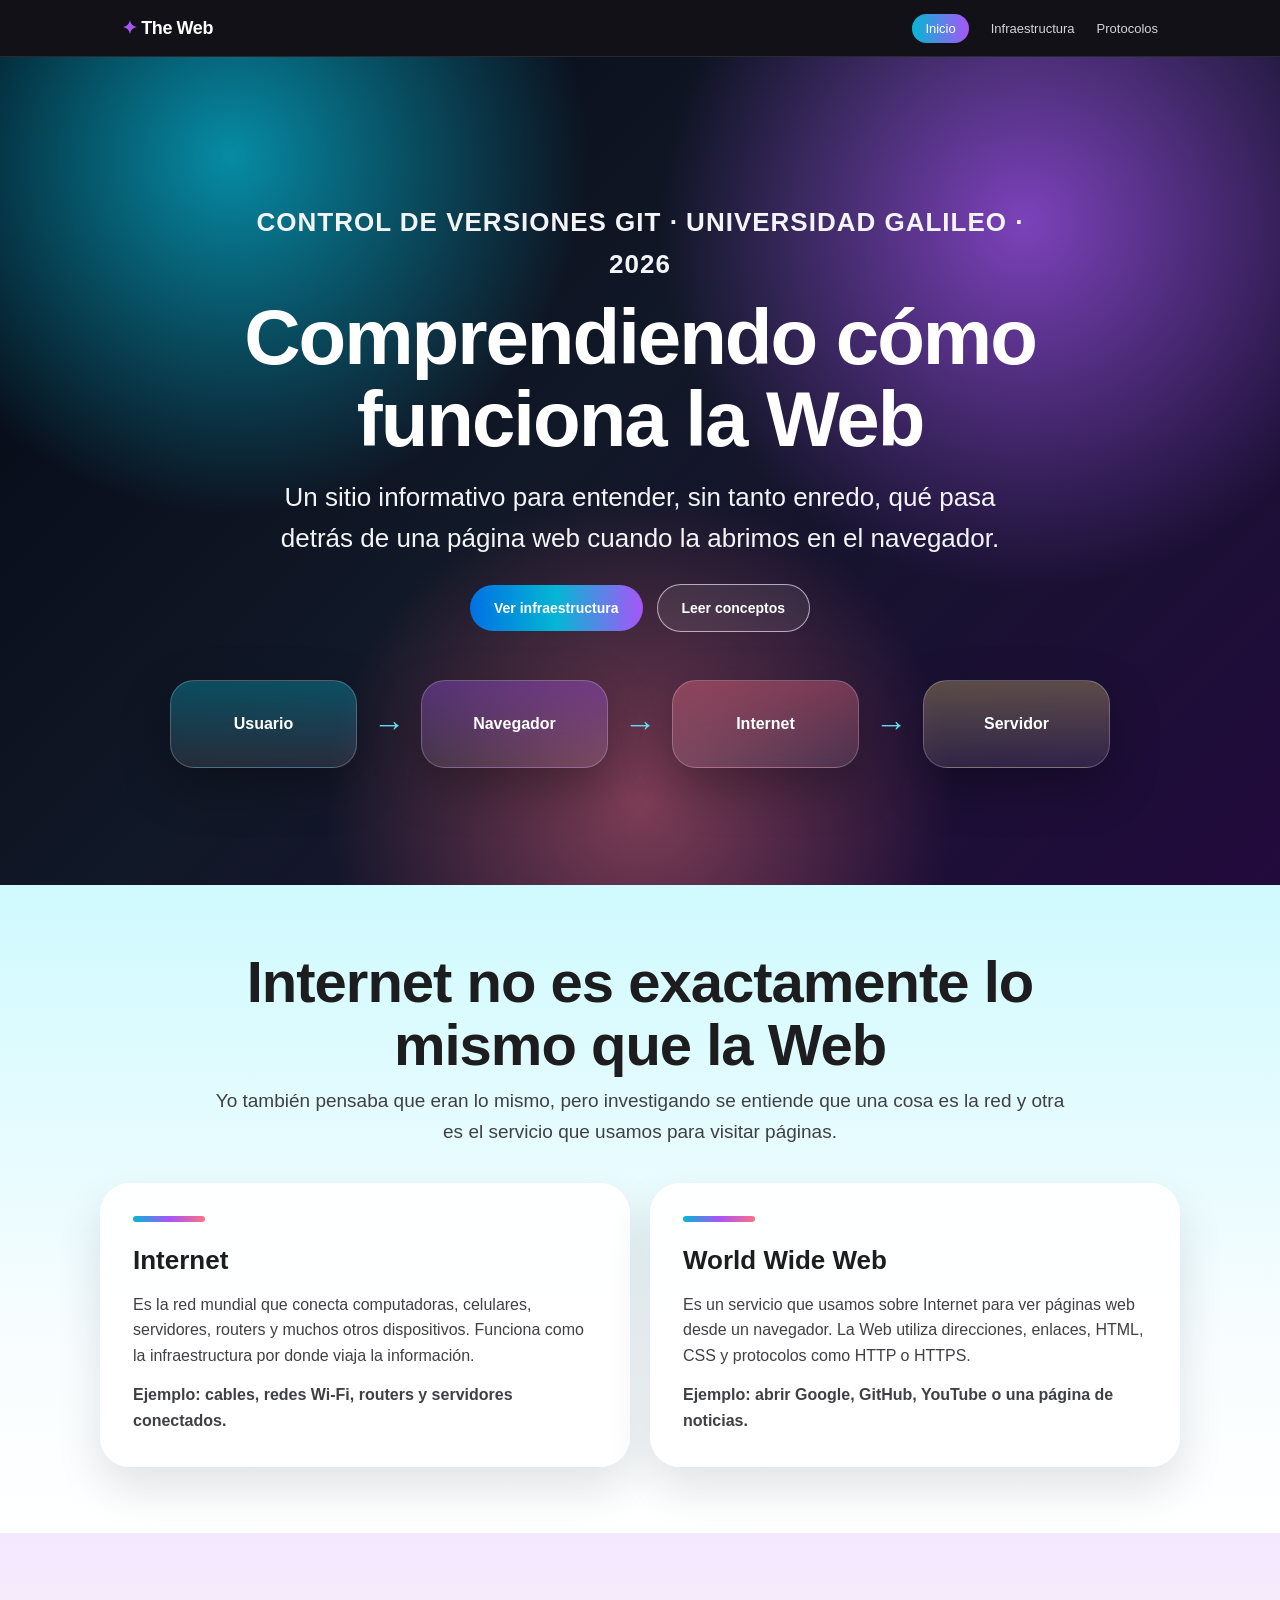
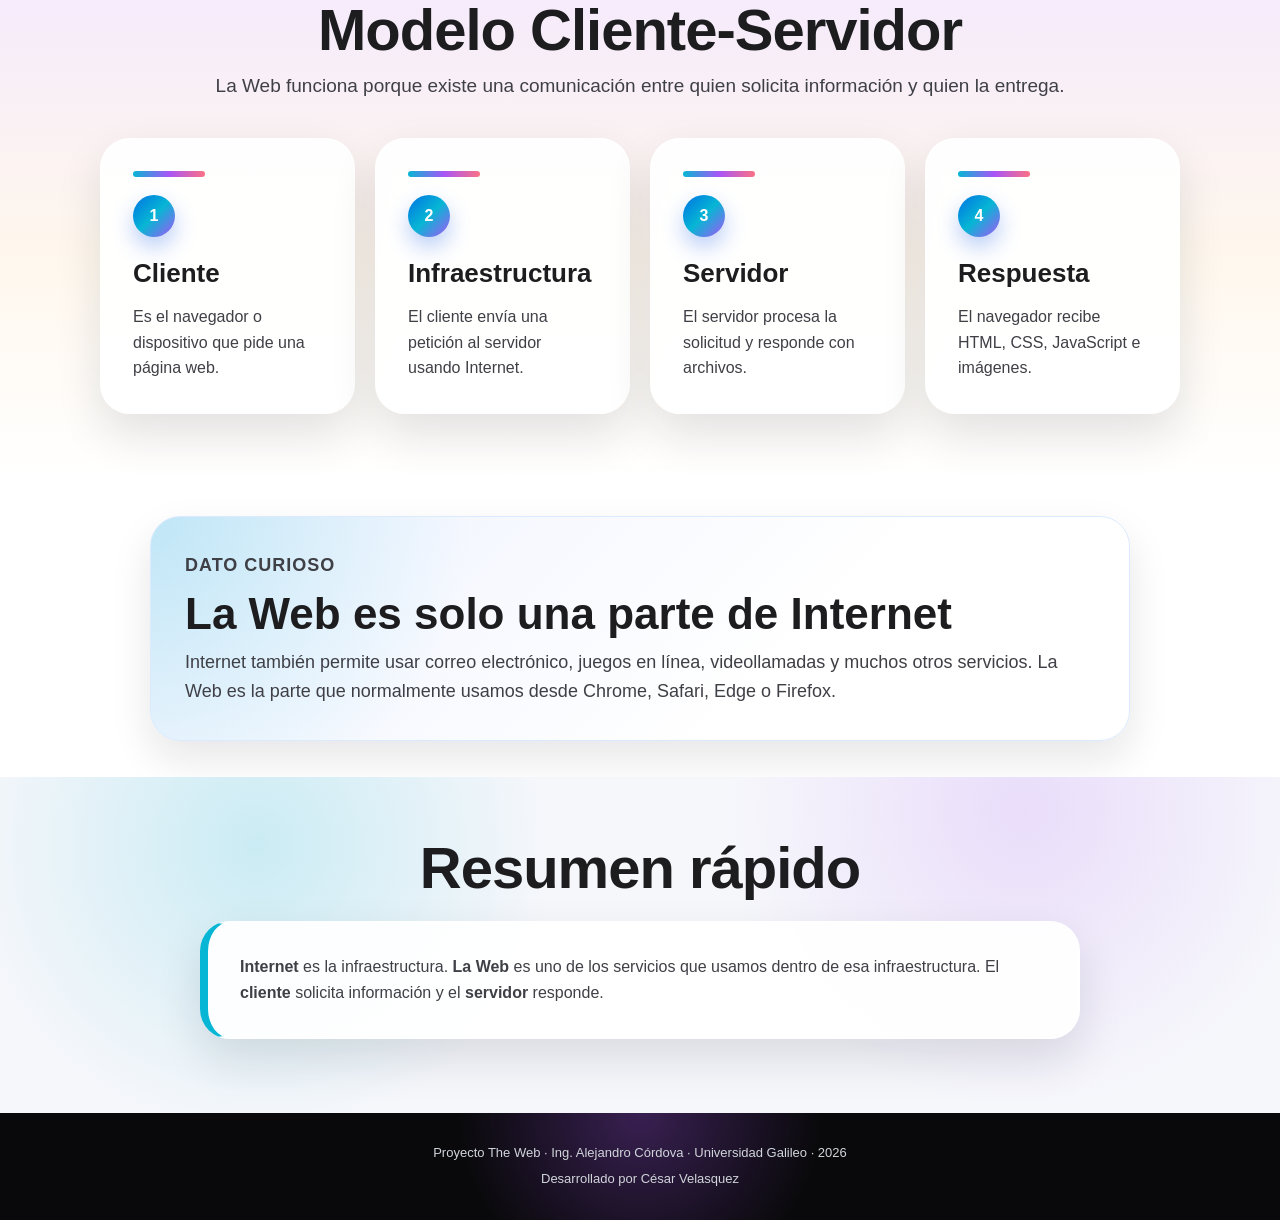
<file: index.html>
<!DOCTYPE html>
<html lang="es">
<head>
    <meta charset="UTF-8">
    <meta name="viewport" content="width=device-width, initial-scale=1.0">
    <meta name="description" content="Proyecto The Web - explicación de Internet, la Web y el modelo cliente-servidor.">
    <meta name="author" content="César Velasquez">
    <title>The Web | Inicio</title>
    <link rel="stylesheet" href="css/style.css">
</head>
<body>
    <header class="site-header">
        <nav class="navbar">
            <a href="index.html" class="brand">The Web</a>
            <ul class="nav-links">
                <li><a href="index.html" class="active">Inicio</a></li>
                <li><a href="infraestructura.html">Infraestructura</a></li>
                <li><a href="protocolos.html">Protocolos</a></li>
            </ul>
        </nav>
    </header>

    <main>
        <section class="hero-main">
            <div class="hero-content">
                <p class="eyebrow">Control de Versiones Git · Universidad Galileo · 2026</p>
                <h1>Comprendiendo cómo funciona la Web</h1>
                <p>Un sitio informativo para entender, sin tanto enredo, qué pasa detrás de una página web cuando la abrimos en el navegador.</p>
                <div class="button-group">
                    <a href="infraestructura.html" class="btn btn-primary">Ver infraestructura</a>
                    <a href="#internet-web" class="btn btn-outline-light">Leer conceptos</a>
                </div>
            </div>
            <div class="hero-diagram" aria-label="Diagrama de conexión web">
                <span>Usuario</span>
                <span class="arrow">→</span>
                <span>Navegador</span>
                <span class="arrow">→</span>
                <span>Internet</span>
                <span class="arrow">→</span>
                <span>Servidor</span>
            </div>
        </section>

        <section class="featured-section light-blue" id="internet-web">
            <div class="section-copy">
                <h2>Internet no es exactamente lo mismo que la Web</h2>
                <p>Yo también pensaba que eran lo mismo, pero investigando se entiende que una cosa es la red y otra es el servicio que usamos para visitar páginas.</p>
            </div>

            <div class="info-grid two-columns">
                <article class="info-card">
                    <h3>Internet</h3>
                    <p>Es la red mundial que conecta computadoras, celulares, servidores, routers y muchos otros dispositivos. Funciona como la infraestructura por donde viaja la información.</p>
                    <p class="example">Ejemplo: cables, redes Wi-Fi, routers y servidores conectados.</p>
                </article>

                <article class="info-card">
                    <h3>World Wide Web</h3>
                    <p>Es un servicio que usamos sobre Internet para ver páginas web desde un navegador. La Web utiliza direcciones, enlaces, HTML, CSS y protocolos como HTTP o HTTPS.</p>
                    <p class="example">Ejemplo: abrir Google, GitHub, YouTube o una página de noticias.</p>
                </article>
            </div>
        </section>

        <section class="featured-section light-purple">
            <div class="section-copy">
                <h2>Modelo Cliente-Servidor</h2>
                <p>La Web funciona porque existe una comunicación entre quien solicita información y quien la entrega.</p>
            </div>

            <div class="process-line">
                <div class="process-step">
                    <span class="step-number">1</span>
                    <h3>Cliente</h3>
                    <p>Es el navegador o dispositivo que pide una página web.</p>
                </div>
                <div class="process-step">
                    <span class="step-number">2</span>
                    <h3>Infraestructura</h3>
                    <p>El cliente envía una petición al servidor usando Internet.</p>
                </div>
                <div class="process-step">
                    <span class="step-number">3</span>
                    <h3>Servidor</h3>
                    <p>El servidor procesa la solicitud y responde con archivos.</p>
                </div>
                <div class="process-step">
                    <span class="step-number">4</span>
                    <h3>Respuesta</h3>
                    <p>El navegador recibe HTML, CSS, JavaScript e imágenes.</p>
                </div>
            </div>
        </section>

        <section class="curiosity-section">
            <div class="curiosity-card">
                <p class="eyebrow-dark">Dato curioso</p>
                <h2>La Web es solo una parte de Internet</h2>
                <p>Internet también permite usar correo electrónico, juegos en línea, videollamadas y muchos otros servicios. La Web es la parte que normalmente usamos desde Chrome, Safari, Edge o Firefox.</p>
            </div>
        </section>

        <section class="summary-section">
            <h2>Resumen rápido</h2>
            <div class="summary-card">
                <p><strong>Internet</strong> es la infraestructura. <strong>La Web</strong> es uno de los servicios que usamos dentro de esa infraestructura. El <strong>cliente</strong> solicita información y el <strong>servidor</strong> responde.</p>
            </div>
        </section>
    </main>

    <footer class="site-footer">
        <p>Proyecto The Web · Ing. Alejandro Córdova · Universidad Galileo · 2026</p>
        <p>Desarrollado por César Velasquez</p>
    </footer>
</body>
</html>
</file>
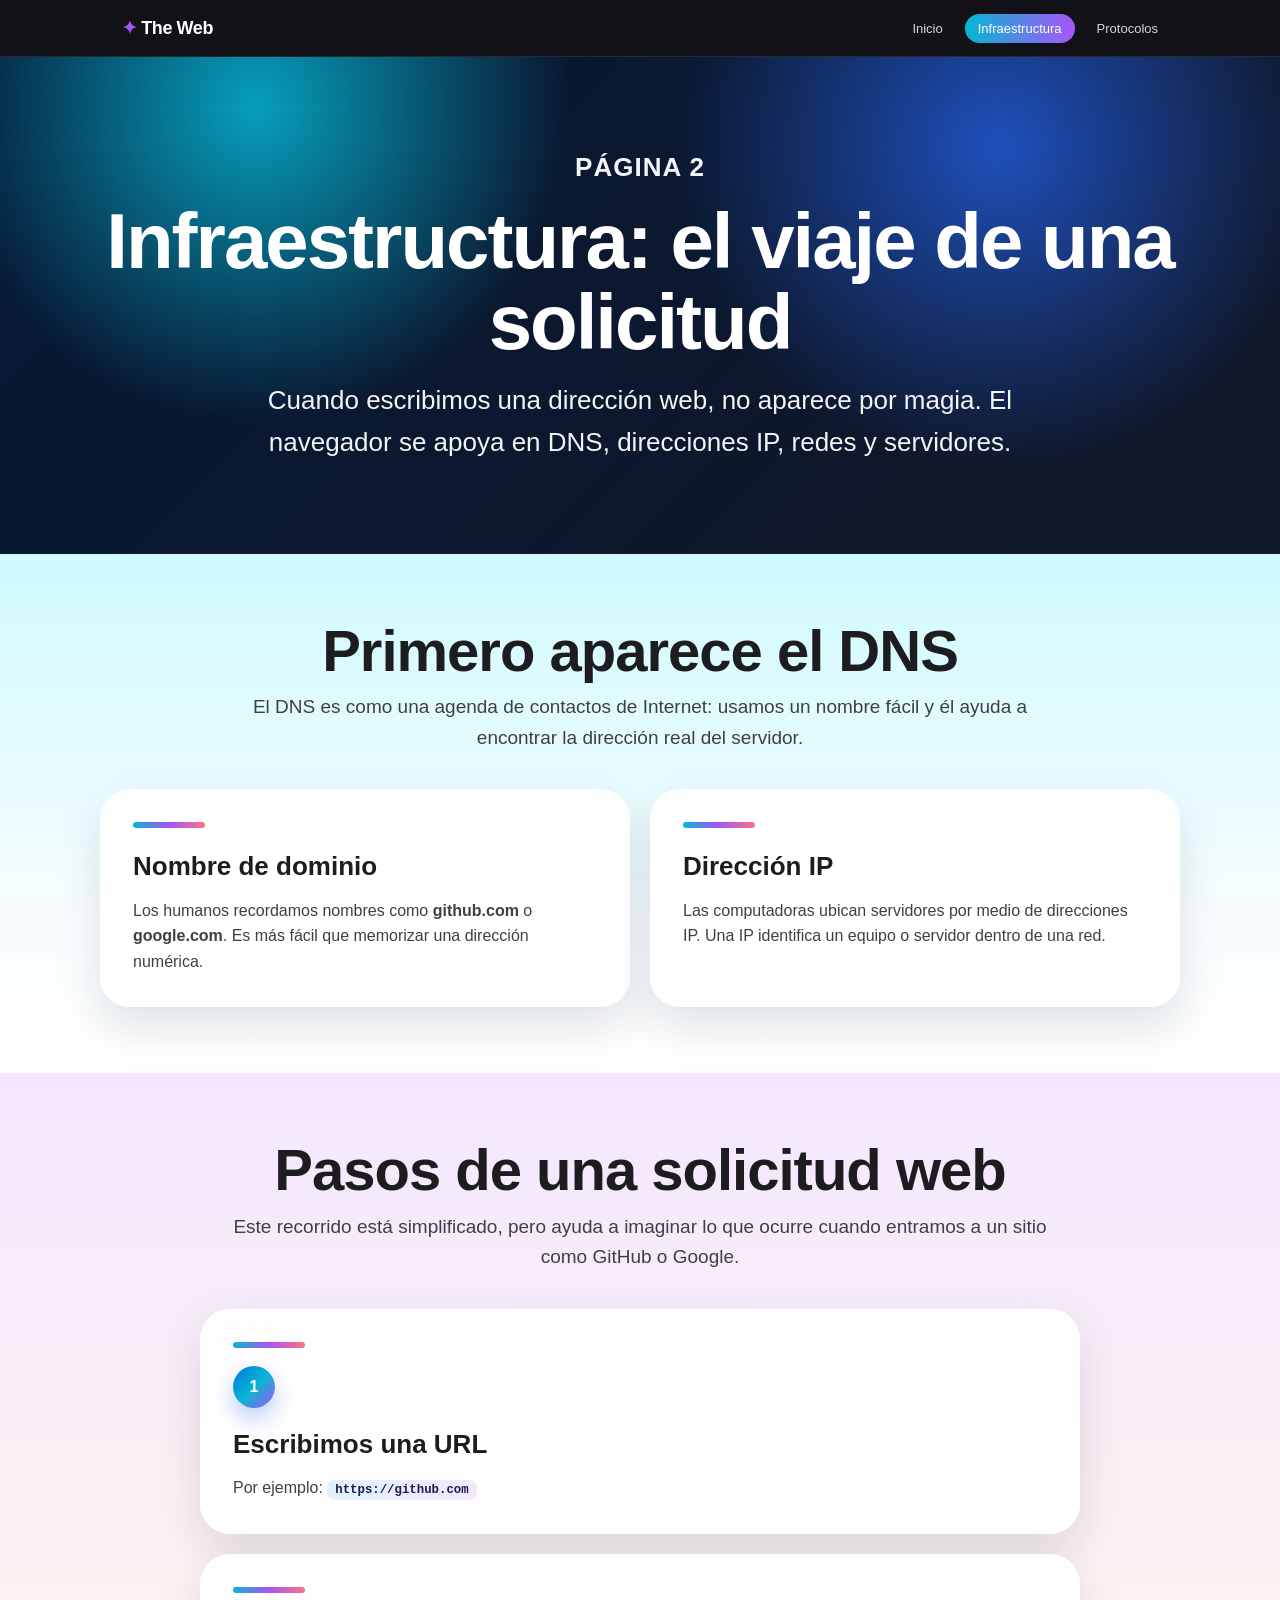
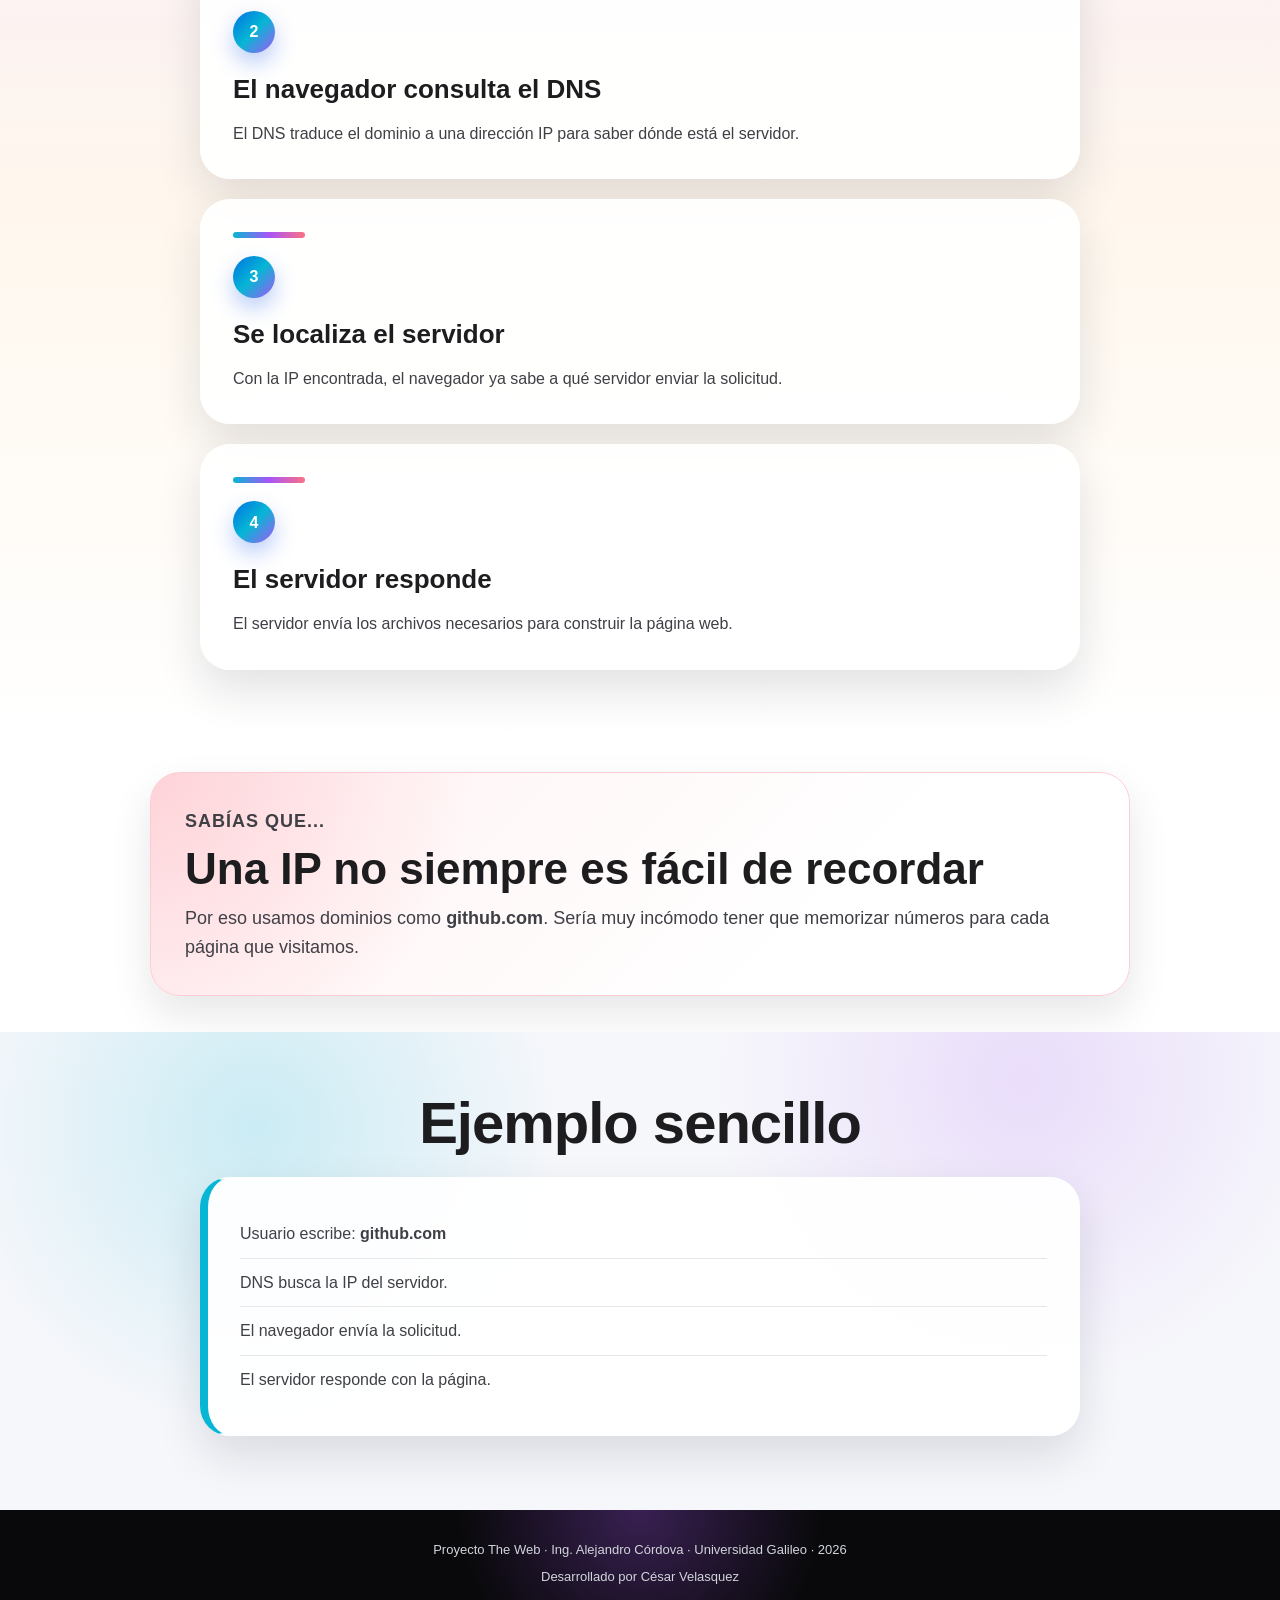
<file: infraestructura.html>
<!DOCTYPE html>
<html lang="es">
<head>
    <meta charset="UTF-8">
    <meta name="viewport" content="width=device-width, initial-scale=1.0">
    <meta name="description" content="Proyecto The Web - explicación de infraestructura, DNS, direcciones IP y viaje de una solicitud web.">
    <meta name="author" content="César Velasquez">
    <title>The Web | Infraestructura</title>
    <link rel="stylesheet" href="css/style.css">
</head>
<body>
    <header class="site-header">
        <nav class="navbar">
            <a href="index.html" class="brand">The Web</a>
            <ul class="nav-links">
                <li><a href="index.html">Inicio</a></li>
                <li><a href="infraestructura.html" class="active">Infraestructura</a></li>
                <li><a href="protocolos.html">Protocolos</a></li>
            </ul>
        </nav>
    </header>

    <main>
        <section class="page-hero blue-hero">
            <p class="eyebrow">Página 2</p>
            <h1>Infraestructura: el viaje de una solicitud</h1>
            <p>Cuando escribimos una dirección web, no aparece por magia. El navegador se apoya en DNS, direcciones IP, redes y servidores.</p>
        </section>

        <section class="featured-section light-blue">
            <div class="section-copy">
                <h2>Primero aparece el DNS</h2>
                <p>El DNS es como una agenda de contactos de Internet: usamos un nombre fácil y él ayuda a encontrar la dirección real del servidor.</p>
            </div>

            <div class="info-grid two-columns">
                <article class="info-card">
                    <h3>Nombre de dominio</h3>
                    <p>Los humanos recordamos nombres como <strong>github.com</strong> o <strong>google.com</strong>. Es más fácil que memorizar una dirección numérica.</p>
                </article>

                <article class="info-card">
                    <h3>Dirección IP</h3>
                    <p>Las computadoras ubican servidores por medio de direcciones IP. Una IP identifica un equipo o servidor dentro de una red.</p>
                </article>
            </div>
        </section>

        <section class="featured-section light-purple">
            <div class="section-copy">
                <h2>Pasos de una solicitud web</h2>
                <p>Este recorrido está simplificado, pero ayuda a imaginar lo que ocurre cuando entramos a un sitio como GitHub o Google.</p>
            </div>

            <div class="process-line vertical-process">
                <div class="process-step">
                    <span class="step-number">1</span>
                    <h3>Escribimos una URL</h3>
                    <p>Por ejemplo: <code>https://github.com</code></p>
                </div>
                <div class="process-step">
                    <span class="step-number">2</span>
                    <h3>El navegador consulta el DNS</h3>
                    <p>El DNS traduce el dominio a una dirección IP para saber dónde está el servidor.</p>
                </div>
                <div class="process-step">
                    <span class="step-number">3</span>
                    <h3>Se localiza el servidor</h3>
                    <p>Con la IP encontrada, el navegador ya sabe a qué servidor enviar la solicitud.</p>
                </div>
                <div class="process-step">
                    <span class="step-number">4</span>
                    <h3>El servidor responde</h3>
                    <p>El servidor envía los archivos necesarios para construir la página web.</p>
                </div>
            </div>
        </section>

        <section class="curiosity-section">
            <div class="curiosity-card coral-note">
                <p class="eyebrow-dark">Sabías que...</p>
                <h2>Una IP no siempre es fácil de recordar</h2>
                <p>Por eso usamos dominios como <strong>github.com</strong>. Sería muy incómodo tener que memorizar números para cada página que visitamos.</p>
            </div>
        </section>

        <section class="summary-section">
            <h2>Ejemplo sencillo</h2>
            <div class="summary-card code-style">
                <p>Usuario escribe: <strong>github.com</strong></p>
                <p>DNS busca la IP del servidor.</p>
                <p>El navegador envía la solicitud.</p>
                <p>El servidor responde con la página.</p>
            </div>
        </section>
    </main>

    <footer class="site-footer">
        <p>Proyecto The Web · Ing. Alejandro Córdova · Universidad Galileo · 2026</p>
        <p>Desarrollado por César Velasquez</p>
    </footer>
</body>
</html>
</file>
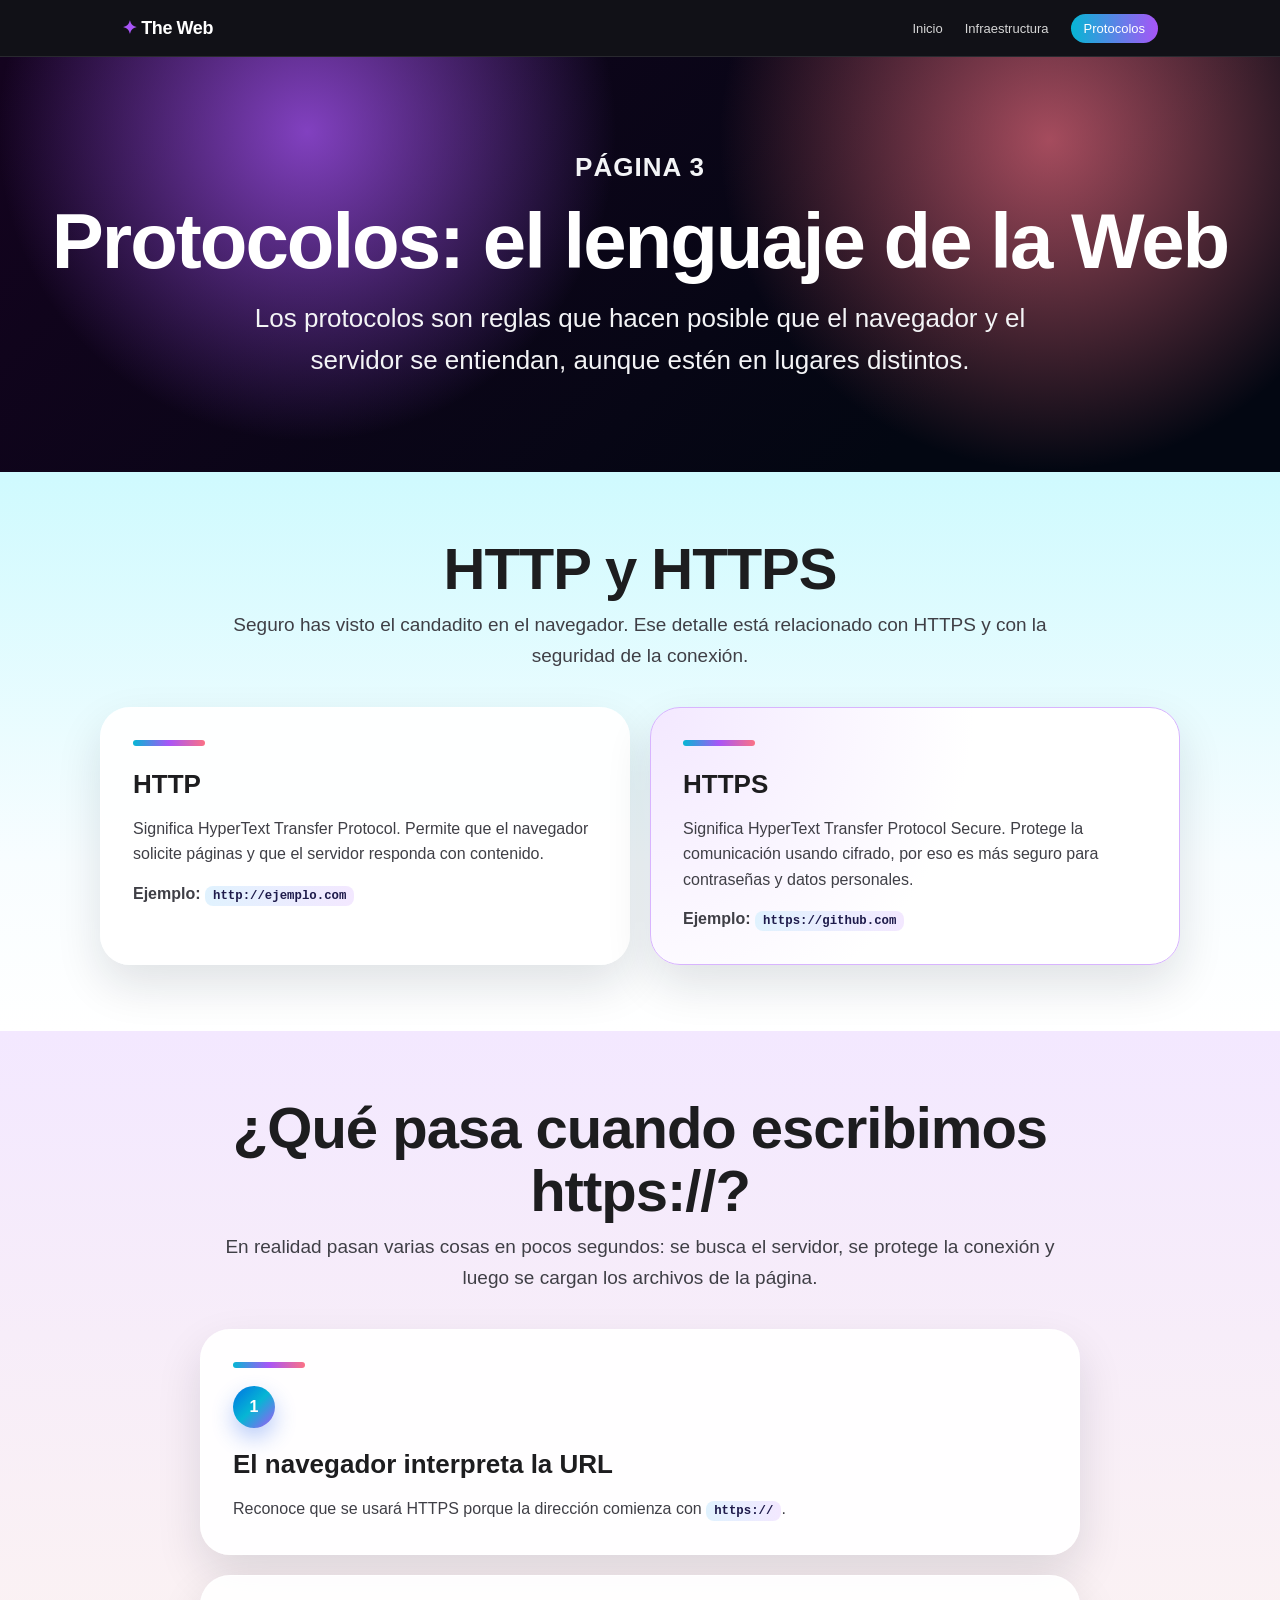
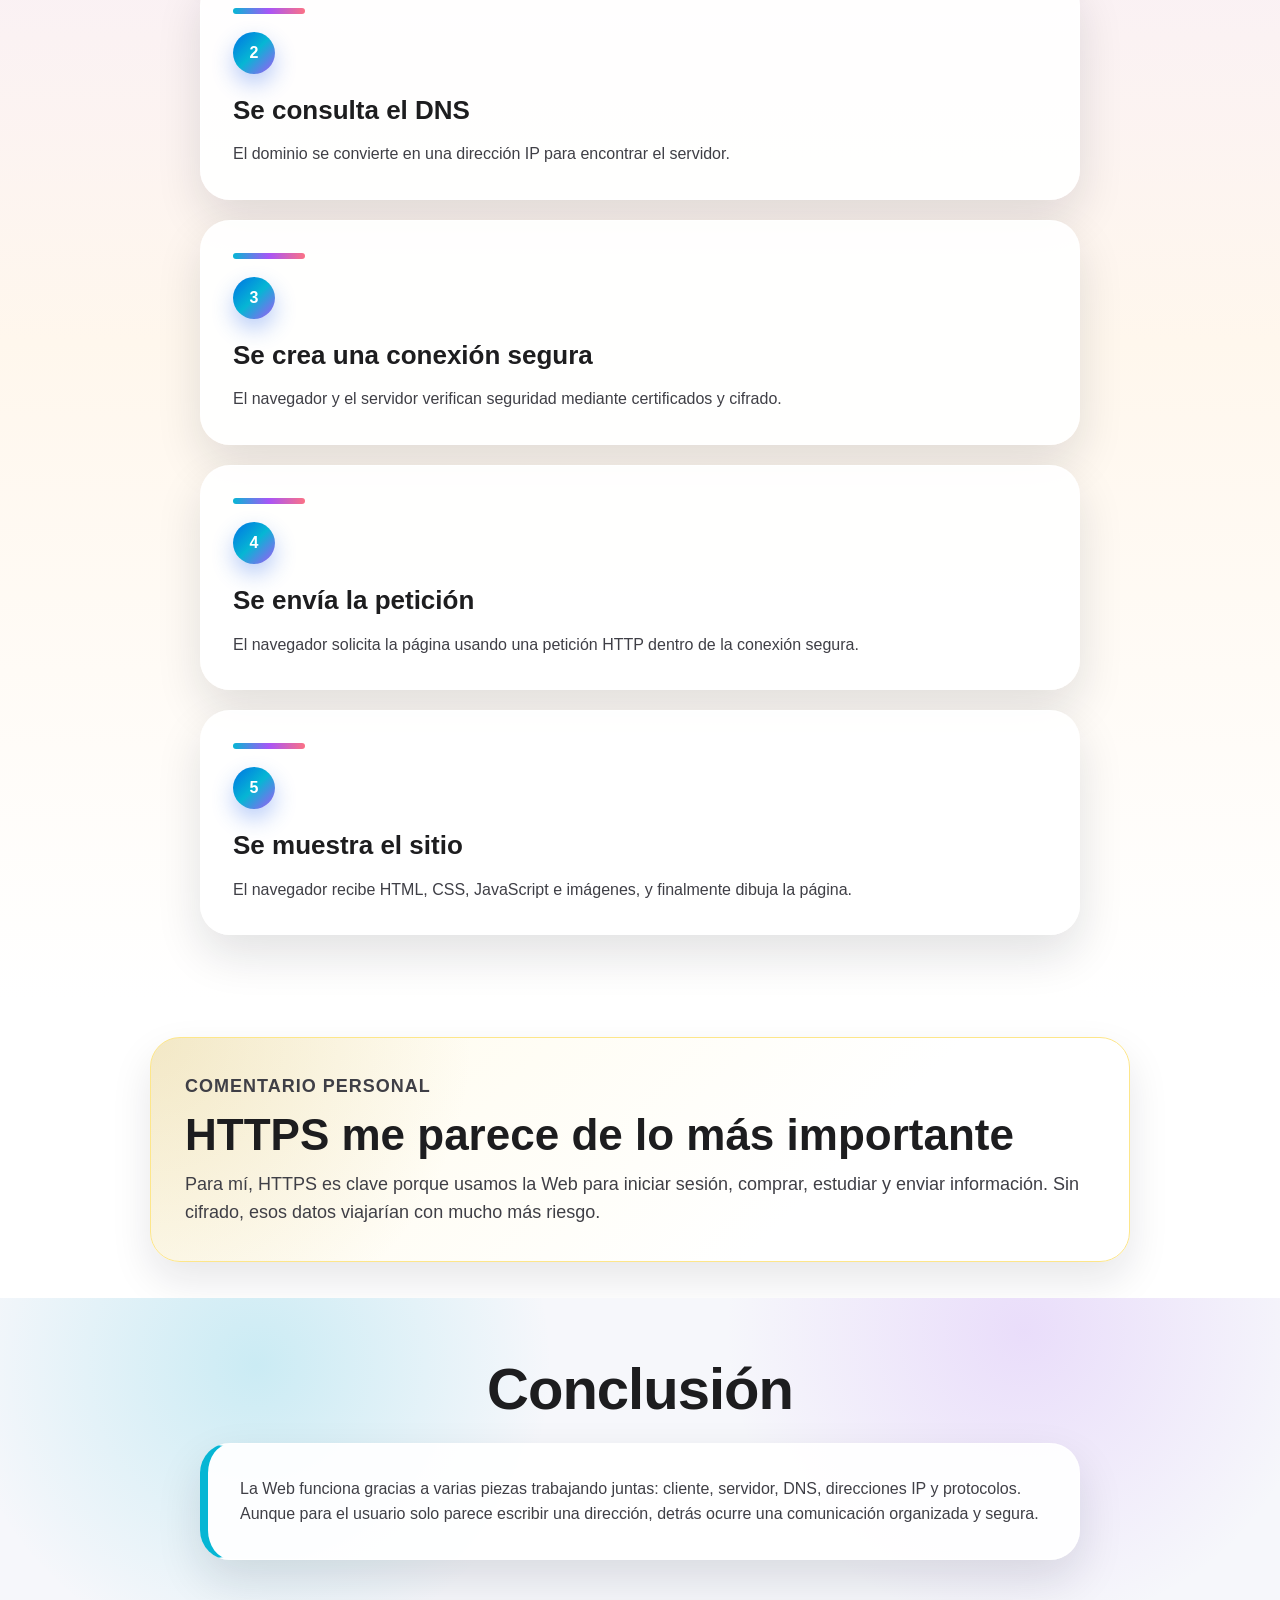
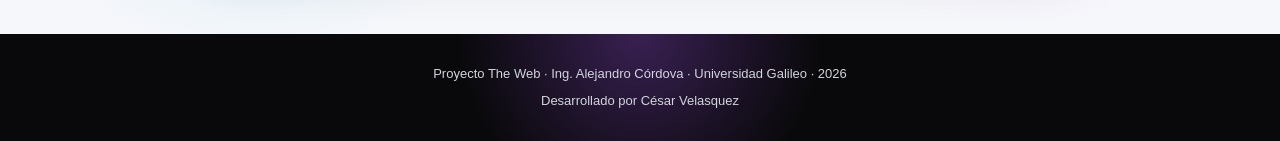
<file: protocolos.html>
<!DOCTYPE html>
<html lang="es">
<head>
    <meta charset="UTF-8">
    <meta name="viewport" content="width=device-width, initial-scale=1.0">
    <meta name="description" content="Proyecto The Web - explicación de HTTP, HTTPS y protocolos de la Web.">
    <meta name="author" content="César Velasquez">
    <title>The Web | Protocolos</title>
    <link rel="stylesheet" href="css/style.css">
</head>
<body>
    <header class="site-header">
        <nav class="navbar">
            <a href="index.html" class="brand">The Web</a>
            <ul class="nav-links">
                <li><a href="index.html">Inicio</a></li>
                <li><a href="infraestructura.html">Infraestructura</a></li>
                <li><a href="protocolos.html" class="active">Protocolos</a></li>
            </ul>
        </nav>
    </header>

    <main>
        <section class="page-hero dark-hero">
            <p class="eyebrow">Página 3</p>
            <h1>Protocolos: el lenguaje de la Web</h1>
            <p>Los protocolos son reglas que hacen posible que el navegador y el servidor se entiendan, aunque estén en lugares distintos.</p>
        </section>

        <section class="featured-section light-blue">
            <div class="section-copy">
                <h2>HTTP y HTTPS</h2>
                <p>Seguro has visto el candadito en el navegador. Ese detalle está relacionado con HTTPS y con la seguridad de la conexión.</p>
            </div>

            <div class="info-grid two-columns">
                <article class="info-card">
                    <h3>HTTP</h3>
                    <p>Significa HyperText Transfer Protocol. Permite que el navegador solicite páginas y que el servidor responda con contenido.</p>
                    <p class="example">Ejemplo: <code>http://ejemplo.com</code></p>
                </article>

                <article class="info-card featured-card">
                    <h3>HTTPS</h3>
                    <p>Significa HyperText Transfer Protocol Secure. Protege la comunicación usando cifrado, por eso es más seguro para contraseñas y datos personales.</p>
                    <p class="example">Ejemplo: <code>https://github.com</code></p>
                </article>
            </div>
        </section>

        <section class="featured-section light-purple">
            <div class="section-copy">
                <h2>¿Qué pasa cuando escribimos https://?</h2>
                <p>En realidad pasan varias cosas en pocos segundos: se busca el servidor, se protege la conexión y luego se cargan los archivos de la página.</p>
            </div>

            <div class="process-line vertical-process">
                <div class="process-step">
                    <span class="step-number">1</span>
                    <h3>El navegador interpreta la URL</h3>
                    <p>Reconoce que se usará HTTPS porque la dirección comienza con <code>https://</code>.</p>
                </div>
                <div class="process-step">
                    <span class="step-number">2</span>
                    <h3>Se consulta el DNS</h3>
                    <p>El dominio se convierte en una dirección IP para encontrar el servidor.</p>
                </div>
                <div class="process-step">
                    <span class="step-number">3</span>
                    <h3>Se crea una conexión segura</h3>
                    <p>El navegador y el servidor verifican seguridad mediante certificados y cifrado.</p>
                </div>
                <div class="process-step">
                    <span class="step-number">4</span>
                    <h3>Se envía la petición</h3>
                    <p>El navegador solicita la página usando una petición HTTP dentro de la conexión segura.</p>
                </div>
                <div class="process-step">
                    <span class="step-number">5</span>
                    <h3>Se muestra el sitio</h3>
                    <p>El navegador recibe HTML, CSS, JavaScript e imágenes, y finalmente dibuja la página.</p>
                </div>
            </div>
        </section>

        <section class="curiosity-section">
            <div class="curiosity-card gold-note">
                <p class="eyebrow-dark">Comentario personal</p>
                <h2>HTTPS me parece de lo más importante</h2>
                <p>Para mí, HTTPS es clave porque usamos la Web para iniciar sesión, comprar, estudiar y enviar información. Sin cifrado, esos datos viajarían con mucho más riesgo.</p>
            </div>
        </section>

        <section class="summary-section">
            <h2>Conclusión</h2>
            <div class="summary-card">
                <p>La Web funciona gracias a varias piezas trabajando juntas: cliente, servidor, DNS, direcciones IP y protocolos. Aunque para el usuario solo parece escribir una dirección, detrás ocurre una comunicación organizada y segura.</p>
            </div>
        </section>
    </main>

    <footer class="site-footer">
        <p>Proyecto The Web · Ing. Alejandro Córdova · Universidad Galileo · 2026</p>
        <p>Desarrollado por César Velasquez</p>
    </footer>
</body>
</html>
</file>
<file: css/style.css>
/* =========================================================
   PROYECTO: THE WEB
   Curso: Control de Versiones Git - Sección T
   Universidad Galileo (2026)
   Catedrático: Ing. Alejandro Córdova
   Alumno: César Velasquez
   ========================================================= */

/* Colores globales del sitio */
:root {
    --bg-main: #f6f7fb;
    --text-dark: #1d1d1f;
    --header-black: rgba(8, 8, 14, 0.96);
    --border-light: rgba(255, 255, 255, 0.10);
    --gradient-active: linear-gradient(90deg, #06b6d4, #a855f7);
    --gradient-buttons: linear-gradient(90deg, #0071e3, #06b6d4, #a855f7);
}

/* Reset básico para limpiar márgenes */
* {
    margin: 0;
    padding: 0;
    box-sizing: border-box;
}

html {
    scroll-behavior: smooth;
}

body {
    font-family: Arial, Helvetica, sans-serif;
    background: var(--bg-main);
    color: var(--text-dark);
    line-height: 1.6;
    overflow-x: hidden;
}

a {
    text-decoration: none;
}

/* Estilo para los bloques de código en el texto */
code {
    background: linear-gradient(90deg, #e0f2fe, #f3e8ff);
    color: #1e1b4b;
    padding: 3px 8px;
    border-radius: 8px;
    font-size: 0.95em;
    font-weight: 700;
}

/* =========================================================
   Barra de navegación (Menú superior)
   ========================================================= */
.site-header {
    background: var(--header-black);
    position: sticky;
    top: 0;
    z-index: 100;
    backdrop-filter: blur(14px);
    border-bottom: 1px solid var(--border-light);
}

.navbar {
    max-width: 1080px;
    min-height: 56px;
    margin: 0 auto;
    padding: 0 22px;
    display: flex;
    align-items: center;
    justify-content: space-between;
    gap: 20px;
}

.brand {
    color: #ffffff;
    font-weight: 800;
    font-size: 18px;
    letter-spacing: -0.4px;
}

.brand::before {
    content: "✦ ";
    color: #a855f7;
}

.nav-links {
    list-style: none;
    display: flex;
    align-items: center;
    gap: 22px;
}

.nav-links a {
    color: #d6d6d6;
    font-size: 13px;
    transition: color 0.3s ease;
}

.nav-links a:hover,
.nav-links .active {
    color: #ffffff;
}

/* Resaltado de la página actual en el menú */
.nav-links .active {
    background: var(--gradient-active);
    padding: 7px 13px;
    border-radius: 999px;
}

/* =========================================================
   Botones del sitio
   ========================================================= */
.button-group {
    display: flex;
    justify-content: center;
    align-items: center;
    gap: 14px;
    flex-wrap: wrap;
    margin-top: 24px;
}

.btn {
    display: inline-block;
    padding: 12px 24px;
    border-radius: 999px;
    font-size: 14px;
    font-weight: 700;
    transition: transform 0.3s ease, filter 0.3s ease, box-shadow 0.3s ease;
}

.btn:hover {
    transform: translateY(-3px);
    filter: brightness(1.08);
    box-shadow: 0 12px 26px rgba(0, 0, 0, 0.20);
}

.btn-primary {
    color: white;
    background: var(--gradient-buttons);
}

.btn-outline-light {
    color: white;
    border: 1px solid rgba(255, 255, 255, 0.60);
    background: rgba(255, 255, 255, 0.08);
}

/* =========================================================
   Secciones principales (Heros)
   ========================================================= */
.hero-main {
    background:
        radial-gradient(circle at 18% 12%, rgba(6, 182, 212, 0.75), transparent 28%),
        radial-gradient(circle at 80% 20%, rgba(168, 85, 247, 0.70), transparent 30%),
        radial-gradient(circle at 50% 90%, rgba(251, 113, 133, 0.45), transparent 32%),
        linear-gradient(135deg, #030712 0%, #111827 45%, #220a3d 100%);
    color: white;
    text-align: center;
    min-height: 92vh;
    padding: 92px 20px 64px;
    display: flex;
    flex-direction: column;
    justify-content: center;
    overflow: hidden;
}

.hero-content {
    max-width: 870px;
    margin: 0 auto;
}

.eyebrow {
    color: #67e8f9;
    font-size: 14px;
    font-weight: 800;
    letter-spacing: 1px;
    text-transform: uppercase;
    margin-bottom: 12px;
}

.hero-content h1,
.page-hero h1 {
    font-size: clamp(42px, 7vw, 78px);
    line-height: 1.05;
    letter-spacing: -2px;
    margin-bottom: 16px;
}

.hero-content p,
.page-hero p {
    font-size: clamp(18px, 2.4vw, 26px);
    color: #f3f4f6;
    max-width: 780px;
    margin-left: auto;
    margin-right: auto;
}

/* Diagrama de bloques en el inicio */
.hero-diagram {
    width: min(940px, 100%);
    margin: 48px auto 0;
    display: grid;
    grid-template-columns: 1fr auto 1fr auto 1fr auto 1fr;
    align-items: center;
    gap: 16px;
}

.hero-diagram span:not(.arrow) {
    border: 1px solid rgba(255, 255, 255, 0.22);
    border-radius: 24px;
    padding: 30px 12px;
    font-weight: 800;
    box-shadow: 0 18px 50px rgba(0, 0, 0, 0.30);
}

/* Colores para los bloques del diagrama */
.hero-diagram span:nth-child(1) {
    background: linear-gradient(180deg, rgba(6, 182, 212, 0.35), rgba(255, 255, 255, 0.09));
}

.hero-diagram span:nth-child(3) {
    background: linear-gradient(180deg, rgba(168, 85, 247, 0.35), rgba(255, 255, 255, 0.09));
}

.hero-diagram span:nth-child(5) {
    background: linear-gradient(180deg, rgba(251, 113, 133, 0.35), rgba(255, 255, 255, 0.09));
}

.hero-diagram span:nth-child(7) {
    background: linear-gradient(180deg, rgba(214, 188, 112, 0.35), rgba(255, 255, 255, 0.09));
}

/* Flechas del diagrama */
.hero-diagram .arrow {
    background: transparent;
    border: none;
    box-shadow: none;
    padding: 0;
    font-size: 32px;
    color: #67e8f9;
}

/* Heros de las páginas secundarias */
.page-hero {
    color: white;
    text-align: center;
    padding: 90px 20px;
}

.blue-hero {
    background:
        radial-gradient(circle at 20% 10%, rgba(6, 182, 212, 0.85), transparent 28%),
        radial-gradient(circle at 78% 18%, rgba(37, 99, 235, 0.75), transparent 30%),
        linear-gradient(135deg, #051937 0%, #0f172a 78%);
}

.dark-hero {
    background:
        radial-gradient(circle at 24% 18%, rgba(168, 85, 247, 0.75), transparent 30%),
        radial-gradient(circle at 82% 20%, rgba(251, 113, 133, 0.65), transparent 30%),
        linear-gradient(135deg, #14031f 0%, #030712 76%);
}

/* =========================================================
   Secciones fijas y Tarjetas de información
   ========================================================= */
.featured-section {
    padding: 66px 20px;
}

.light-blue {
    background: linear-gradient(180deg, #cffafe 0%, #f8fdff 70%, #ffffff 100%);
}

.light-purple {
    background: linear-gradient(180deg, #f3e8ff 0%, #fff7ed 58%, #ffffff 100%);
}

.section-copy {
    max-width: 850px;
    margin: 0 auto 36px;
    text-align: center;
}

.section-copy h2,
.summary-section h2 {
    font-size: clamp(32px, 5vw, 58px);
    line-height: 1.08;
    letter-spacing: -1px;
    margin-bottom: 10px;
}

.section-copy p {
    font-size: 19px;
    color: #3f3f46;
}

.info-grid {
    max-width: 1080px;
    margin: 0 auto;
    display: grid;
    gap: 20px;
}

.two-columns {
    grid-template-columns: repeat(2, minmax(0, 1fr));
}

/* Cajas contenedoras */
.info-card,
.process-step,
.summary-card {
    background: rgba(255, 255, 255, 0.92);
    border-radius: 30px;
    padding: 32px;
    box-shadow: 0 20px 46px rgba(15, 23, 42, 0.12);
    border: 1px solid rgba(255, 255, 255, 0.75);
}

.info-card {
    position: relative;
    overflow: hidden;
}

/* Línea decorativa arriba de las tarjetas */
.info-card::before,
.process-step::before {
    content: "";
    display: block;
    width: 72px;
    height: 6px;
    border-radius: 999px;
    background: linear-gradient(90deg, #06b6d4, #a855f7, #fb7185);
    margin-bottom: 18px;
}

.info-card h3,
.process-step h3 {
    font-size: 26px;
    margin-bottom: 10px;
}

.info-card p,
.process-step p,
.summary-card p {
    color: #3f3f46;
}

.example {
    margin-top: 14px;
    font-weight: 800;
    color: #1e1b4b;
}

/* Tarjeta con fondo especial */
.featured-card {
    background: radial-gradient(circle at top left, #f3e8ff 0%, #ffffff 55%);
    border: 1px solid #d8b4fe;
}

/* =========================================================
   Sección de pasos correlativos
   ========================================================= */
.process-line {
    max-width: 1080px;
    margin: 0 auto;
    display: grid;
    grid-template-columns: repeat(4, minmax(0, 1fr));
    gap: 20px;
}

.vertical-process {
    grid-template-columns: 1fr;
    max-width: 880px;
}

.process-step {
    position: relative;
}

.step-number {
    width: 42px;
    height: 42px;
    display: inline-flex;
    align-items: center;
    justify-content: center;
    background: linear-gradient(135deg, #0071e3, #06b6d4, #a855f7);
    color: white;
    border-radius: 50%;
    font-weight: 800;
    margin-bottom: 16px;
    box-shadow: 0 10px 22px rgba(37, 99, 235, 0.32);
}

/* =========================================================
   Cuadros de datos curiosos e informativos
   ========================================================= */
.curiosity-section {
    padding: 36px 20px;
    background: #ffffff;
}

.curiosity-card {
    max-width: 980px;
    margin: 0 auto;
    padding: 34px;
    border-radius: 30px;
    background:
        radial-gradient(circle at top left, rgba(6, 182, 212, 0.20), transparent 32%),
        linear-gradient(135deg, #eef2ff, #ffffff 65%);
    border: 1px solid #dbeafe;
    box-shadow: 0 18px 40px rgba(15, 23, 42, 0.10);
}

.curiosity-card h2 {
    font-size: clamp(28px, 4vw, 44px);
    line-height: 1.1;
    margin-bottom: 10px;
}

.curiosity-card p {
    color: #3f3f46;
    font-size: 18px;
}

.eyebrow-dark {
    color: #6b21a8;
    font-size: 13px;
    font-weight: 800;
    letter-spacing: 1px;
    text-transform: uppercase;
    margin-bottom: 10px;
}

.coral-note {
    background:
        radial-gradient(circle at top left, rgba(251, 113, 133, 0.24), transparent 32%),
        linear-gradient(135deg, #fff1f2, #ffffff 68%);
    border-color: #fecdd3;
}

.gold-note {
    background:
        radial-gradient(circle at top left, rgba(214, 188, 112, 0.30), transparent 32%),
        linear-gradient(135deg, #fffbeb, #ffffff 68%);
    border-color: #fde68a;
}

/* Sección de resumen */
.summary-section {
    padding: 60px 20px 74px;
    text-align: center;
    background:
        radial-gradient(circle at 20% 20%, rgba(6, 182, 212, 0.18), transparent 28%),
        radial-gradient(circle at 80% 10%, rgba(168, 85, 247, 0.16), transparent 28%),
        #f6f7fb;
}

.summary-card {
    max-width: 880px;
    margin: 22px auto 0;
    text-align: left;
    border-left: 8px solid #06b6d4;
}

.code-style p {
    border-bottom: 1px solid #e5e7eb;
    padding: 11px 0;
}

.code-style p:last-child {
    border-bottom: none;
}

/* Pie de página */
.site-footer {
    background:
        radial-gradient(circle at top, rgba(168, 85, 247, 0.30), transparent 28%),
        #09090b;
    color: #d1d5db;
    text-align: center;
    padding: 30px 20px;
    font-size: 13px;
}

.site-footer p + p {
    margin-top: 6px;
}

/* =========================================================
   Diseño responsivo para pantallas medianas y móviles
   ========================================================= */
@media (max-width: 900px) {
    .hero-diagram,
    .process-line,
    .two-columns {
        grid-template-columns: 1fr;
    }

    /* Gira las flechas hacia abajo en vertical */
    .hero-diagram .arrow {
        transform: rotate(90deg);
        font-size: 24px;
    }

    .hero-main {
        min-height: auto;
        padding-top: 72px;
    }
}

@media (max-width: 640px) {
    .navbar {
        flex-direction: column;
        align-items: flex-start;
        padding: 12px 16px;
    }

    .nav-links {
        width: 100%;
        overflow-x: auto;
        gap: 14px;
        padding-bottom: 4px;
    }

    .nav-links a {
        white-space: nowrap;
        font-size: 12px;
    }

    .nav-links .active {
        padding: 6px 11px;
    }

    .hero-content h1,
    .page-hero h1 {
        font-size: 34px;
        letter-spacing: -1px;
    }

    .hero-content p,
    .page-hero p {
        font-size: 17px;
    }

    .featured-section,
    .summary-section {
        padding-left: 14px;
        padding-right: 14px;
    }

    .info-card,
    .process-step,
    .summary-card,
    .curiosity-card {
        padding: 23px;
        border-radius: 23px;
    }

    .button-group {
        flex-direction: column;
    }

    .btn {
        width: 100%;
        max-width: 290px;
    }
</file>
